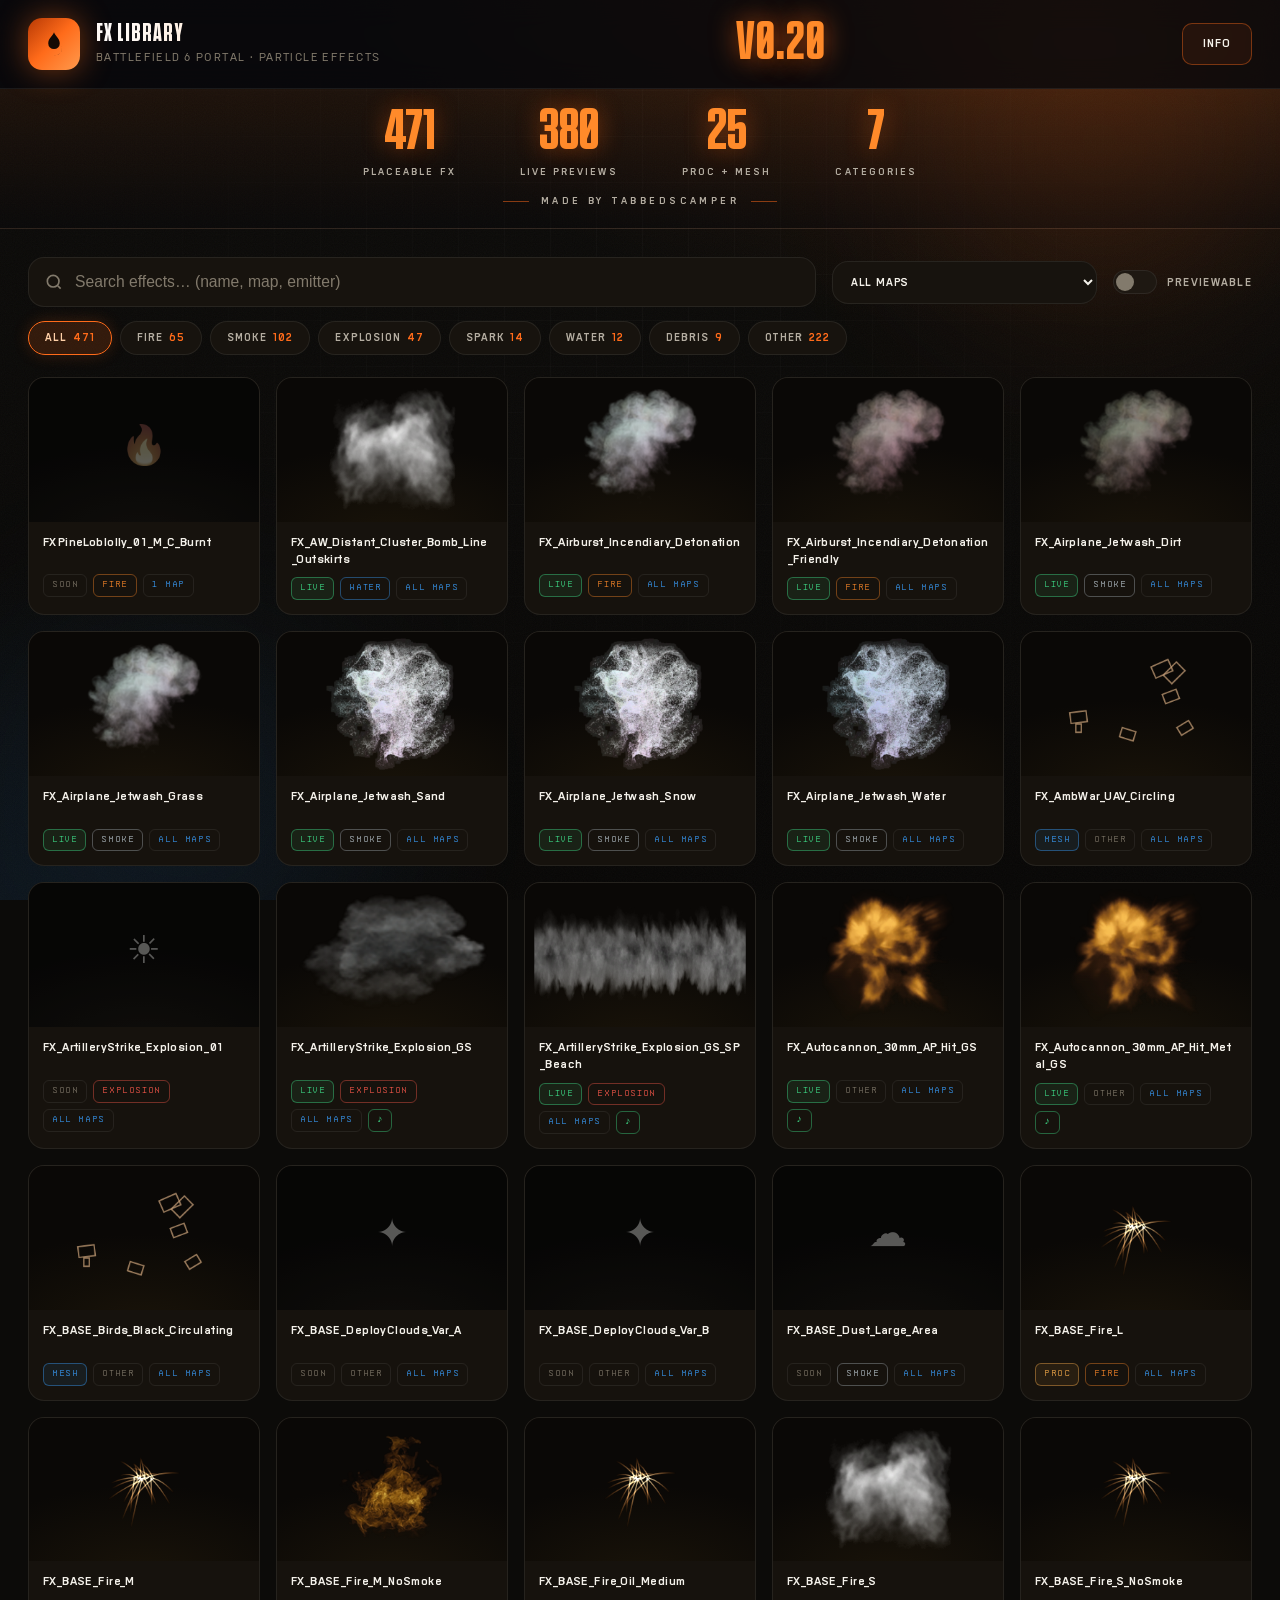
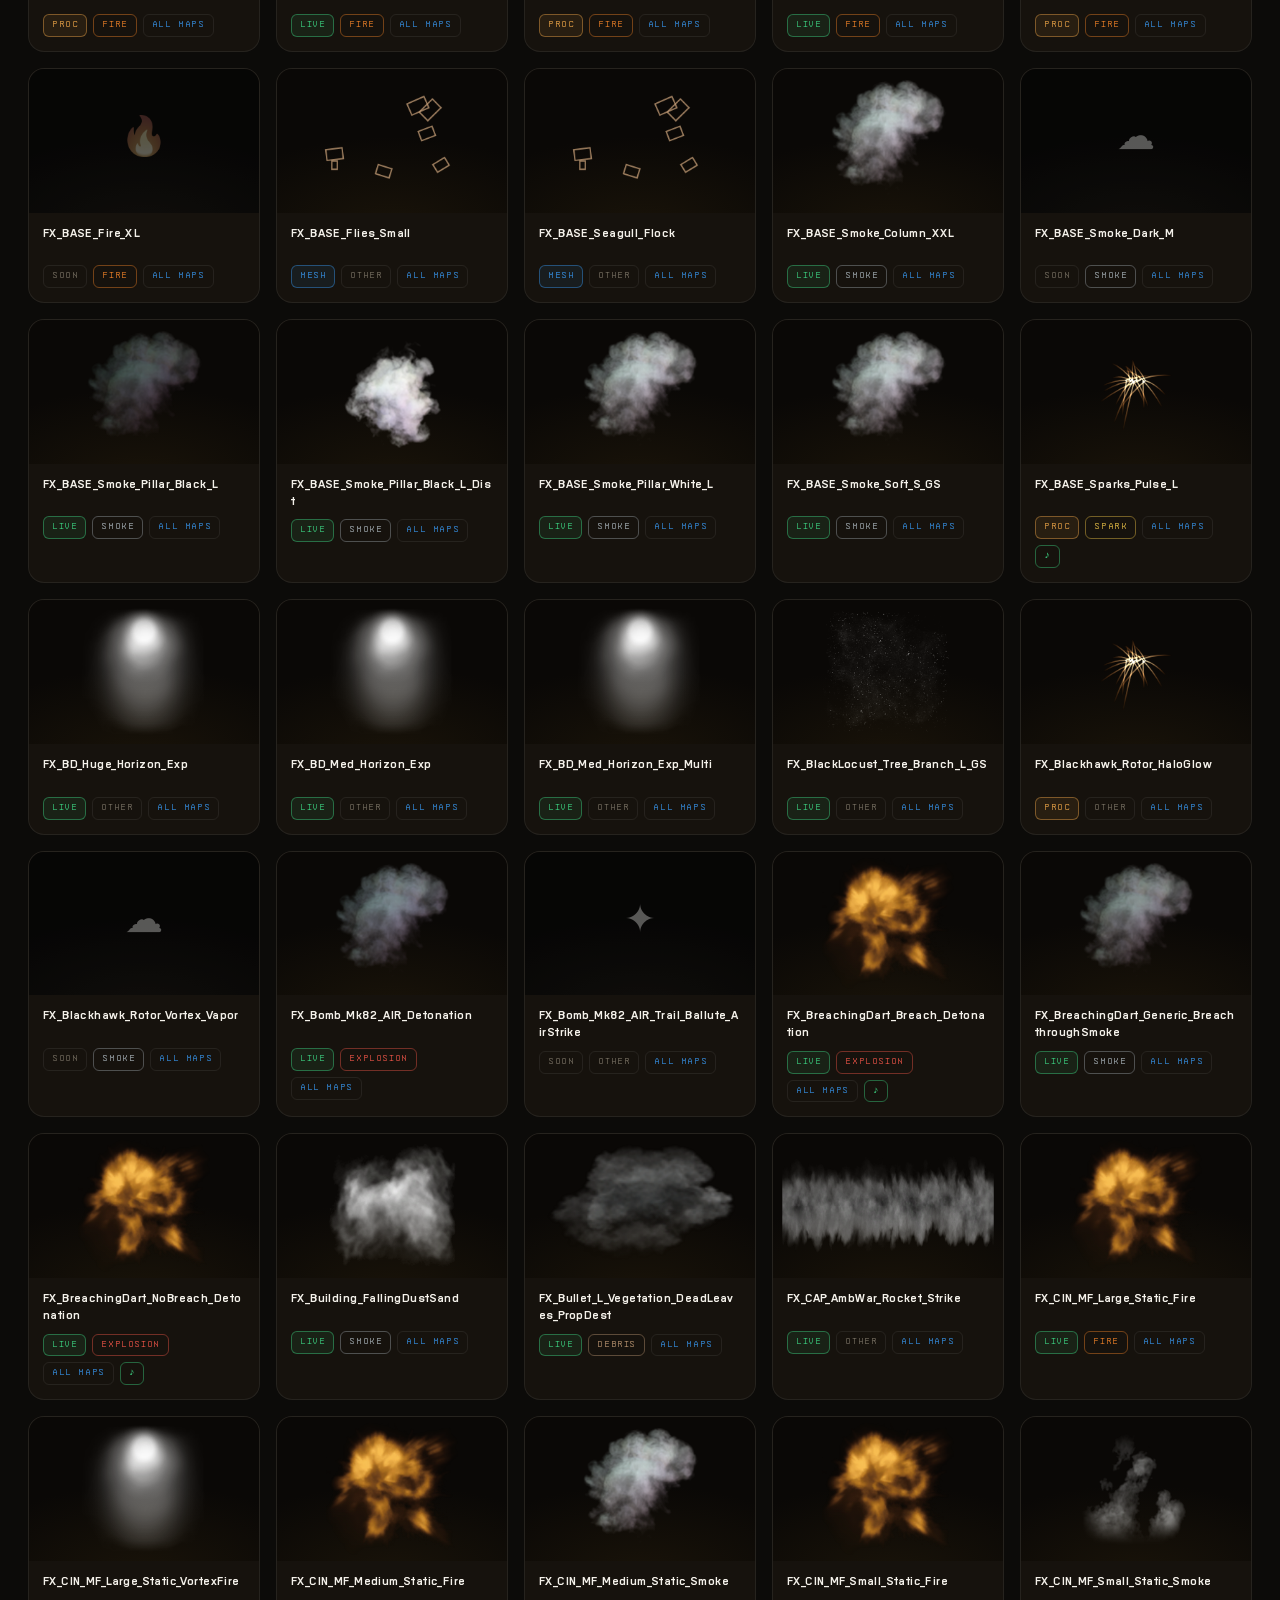
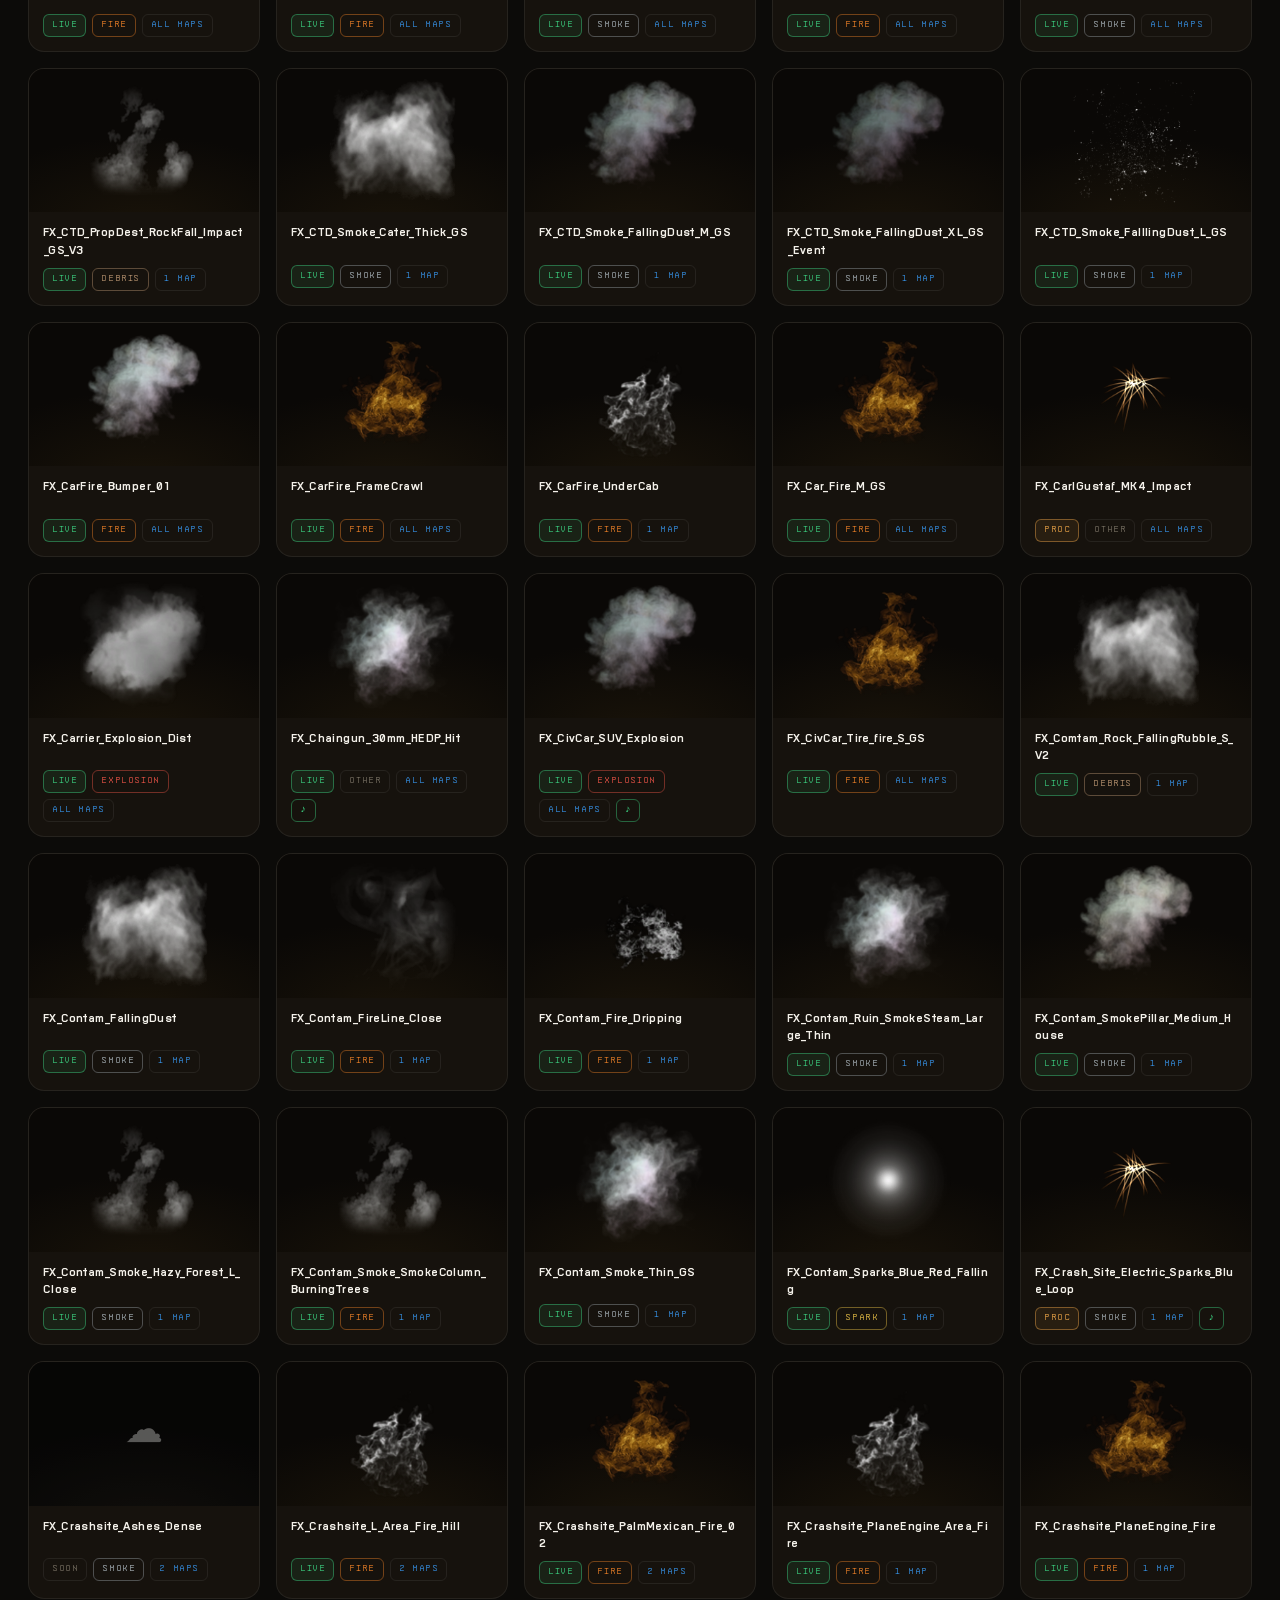
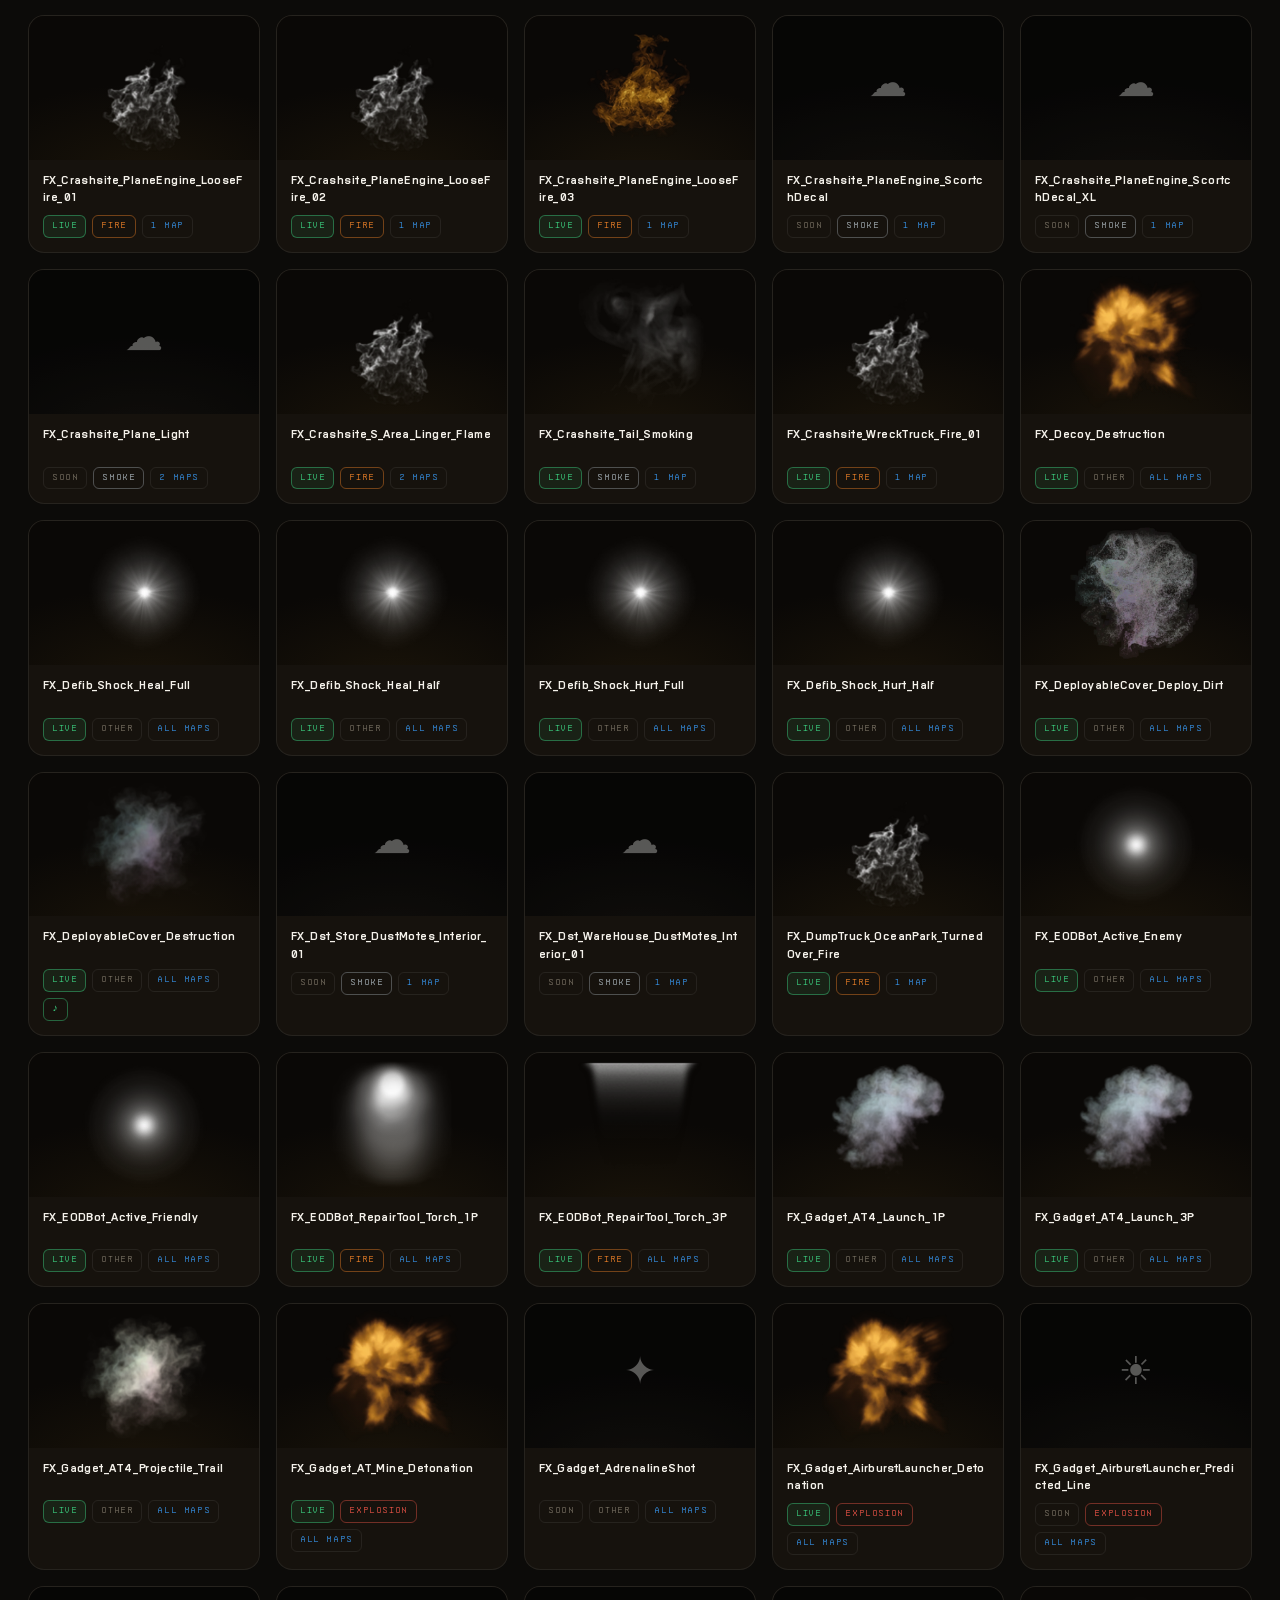
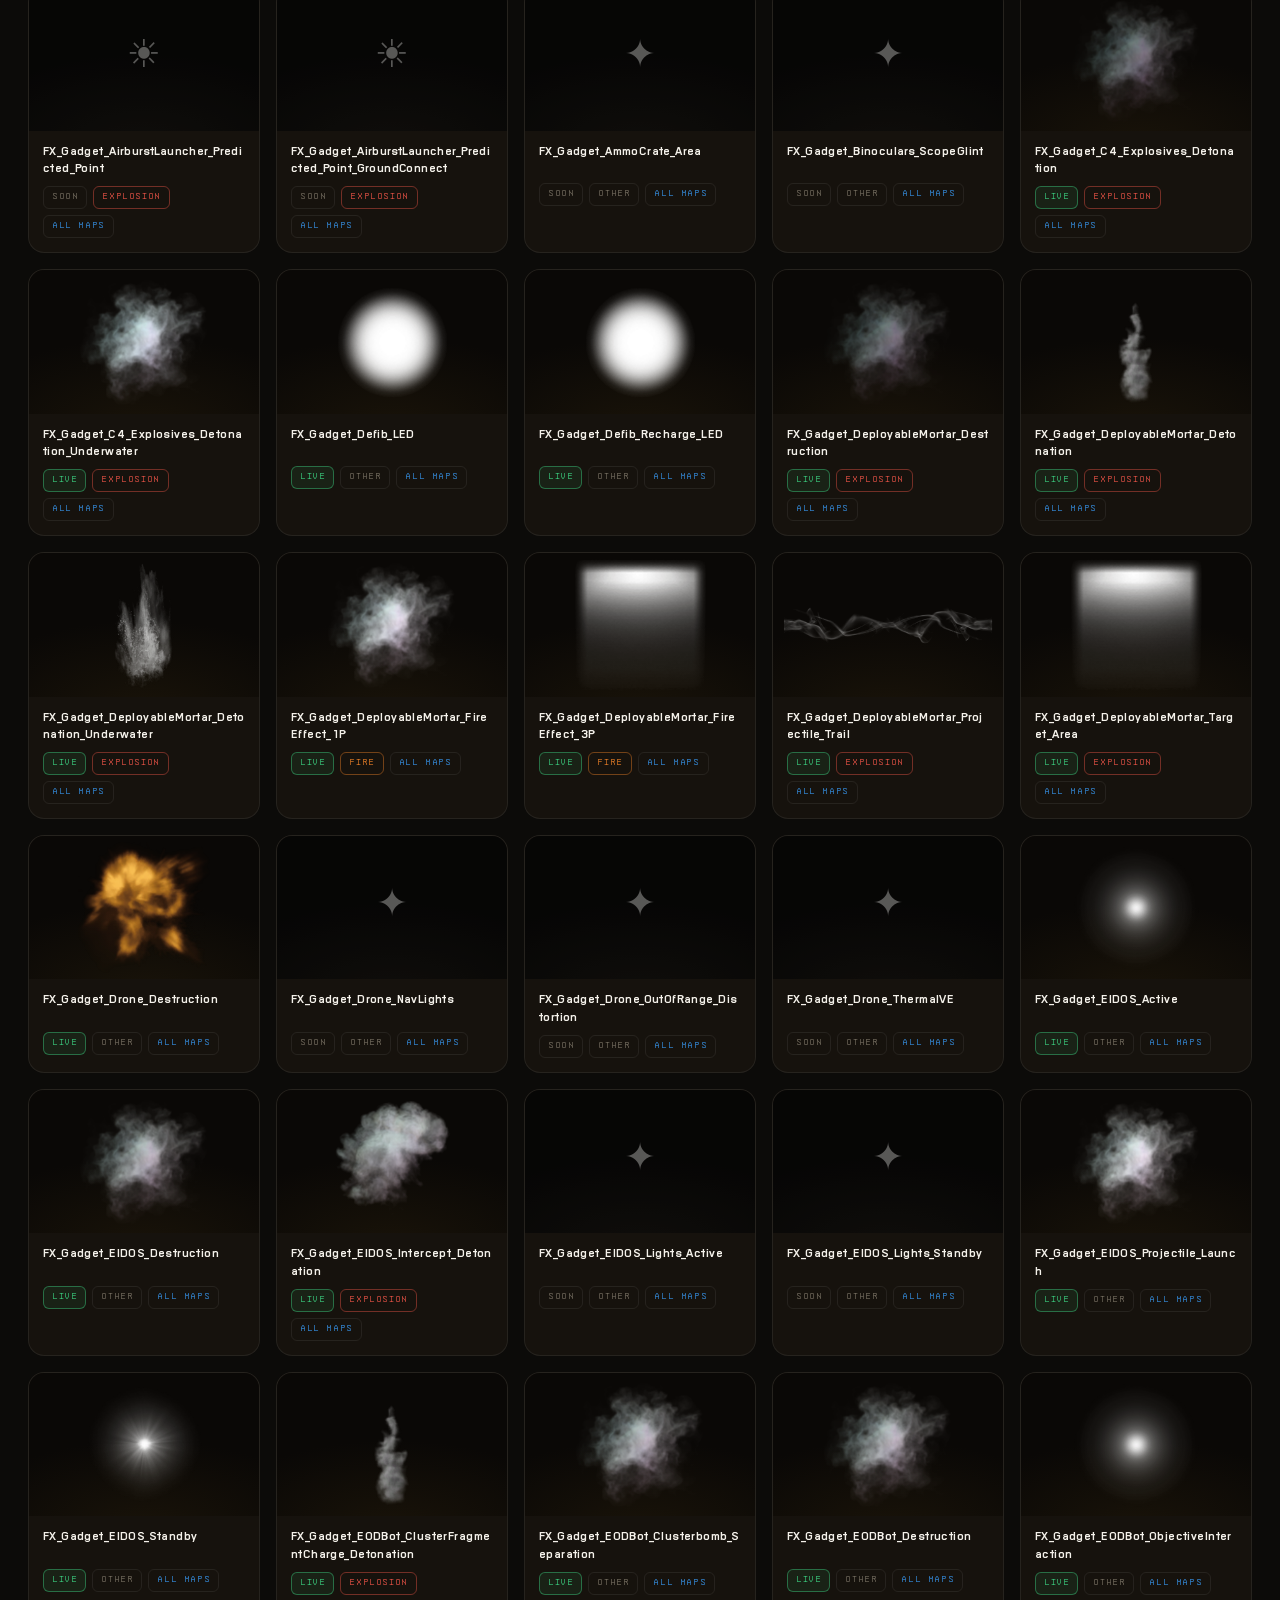
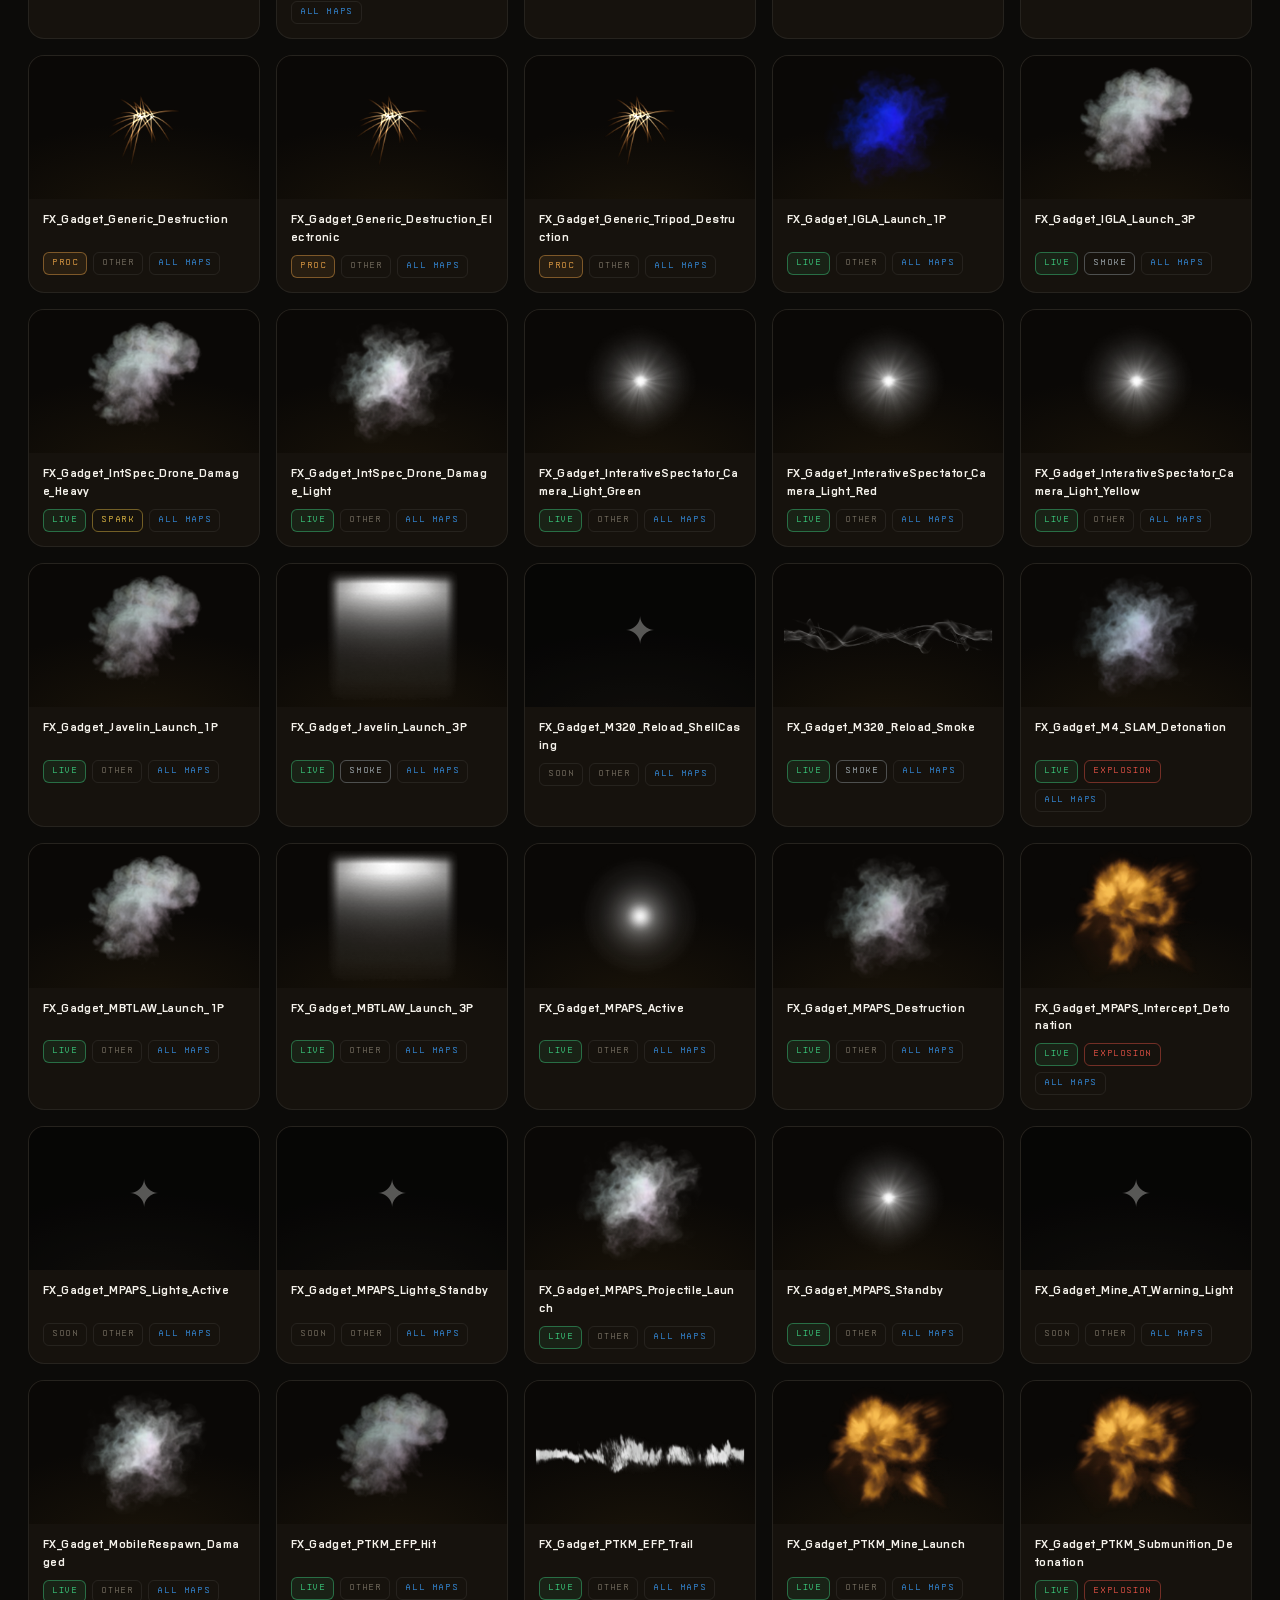
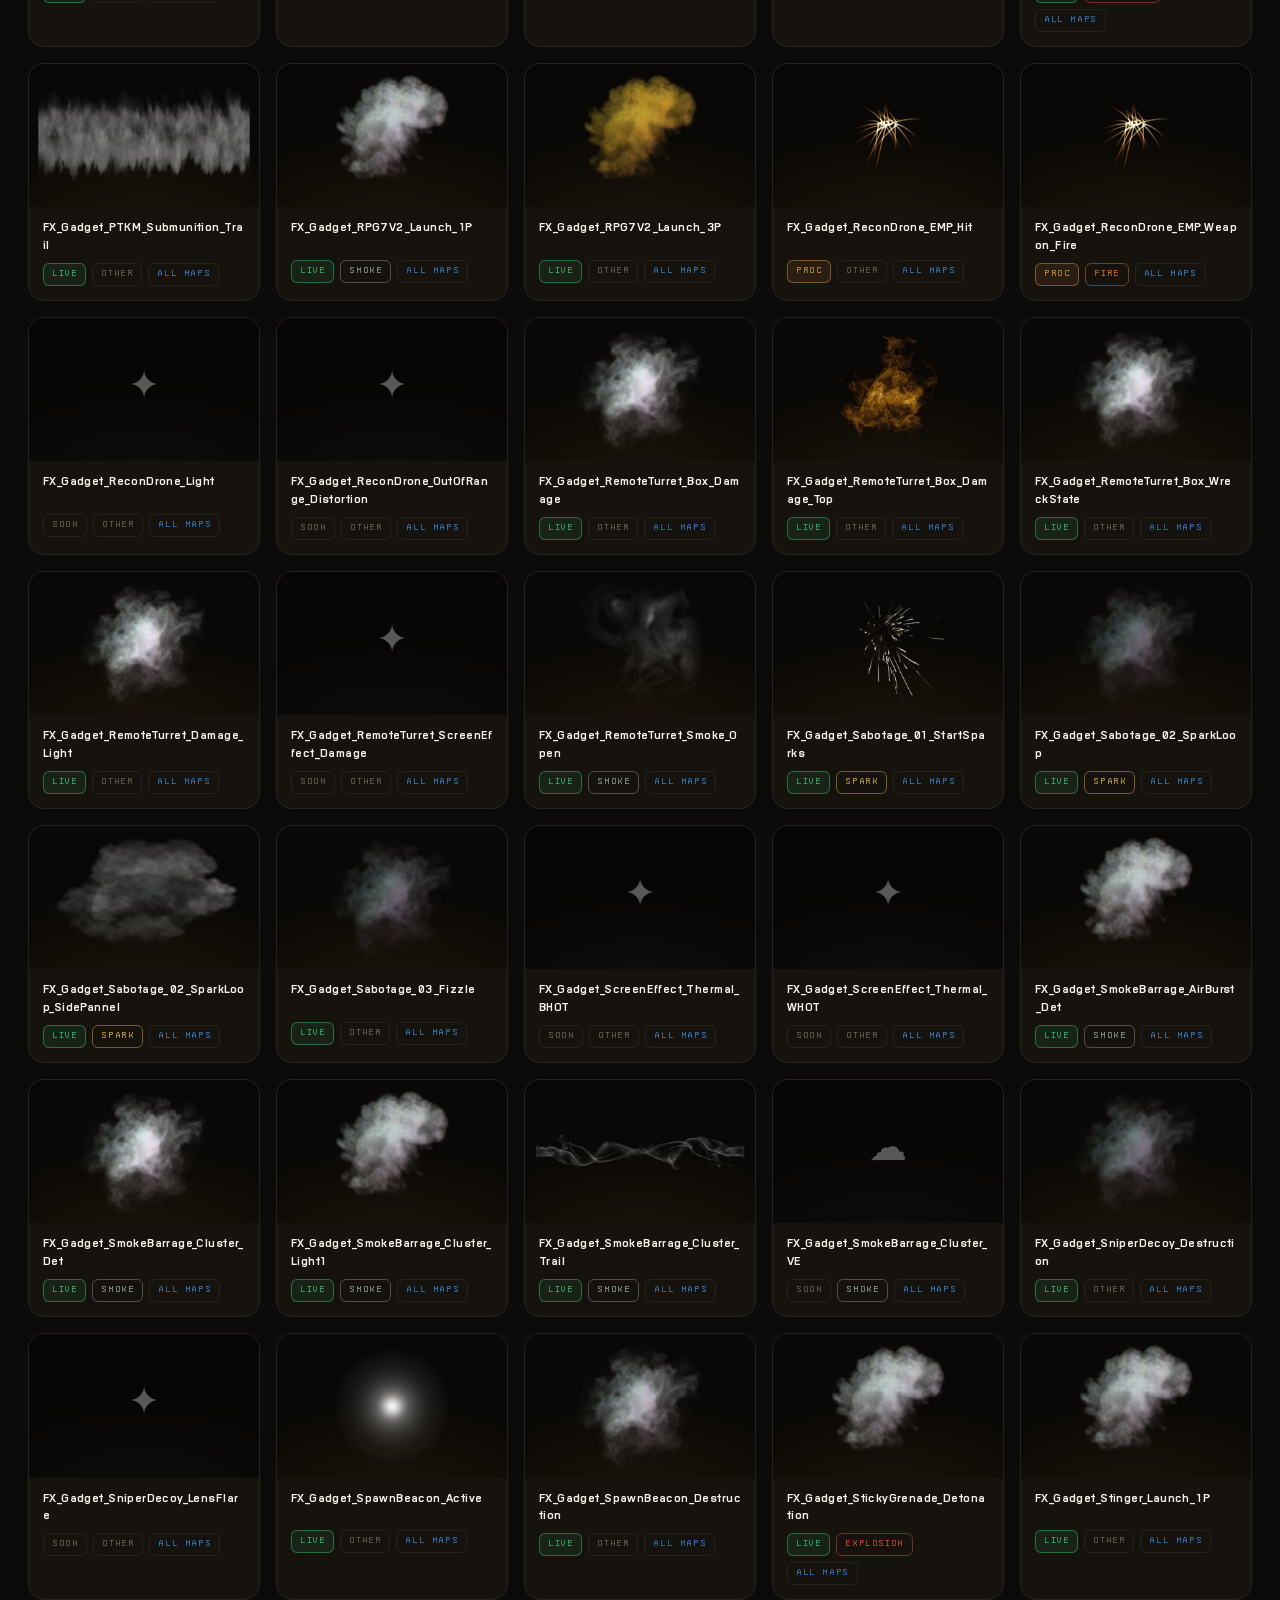
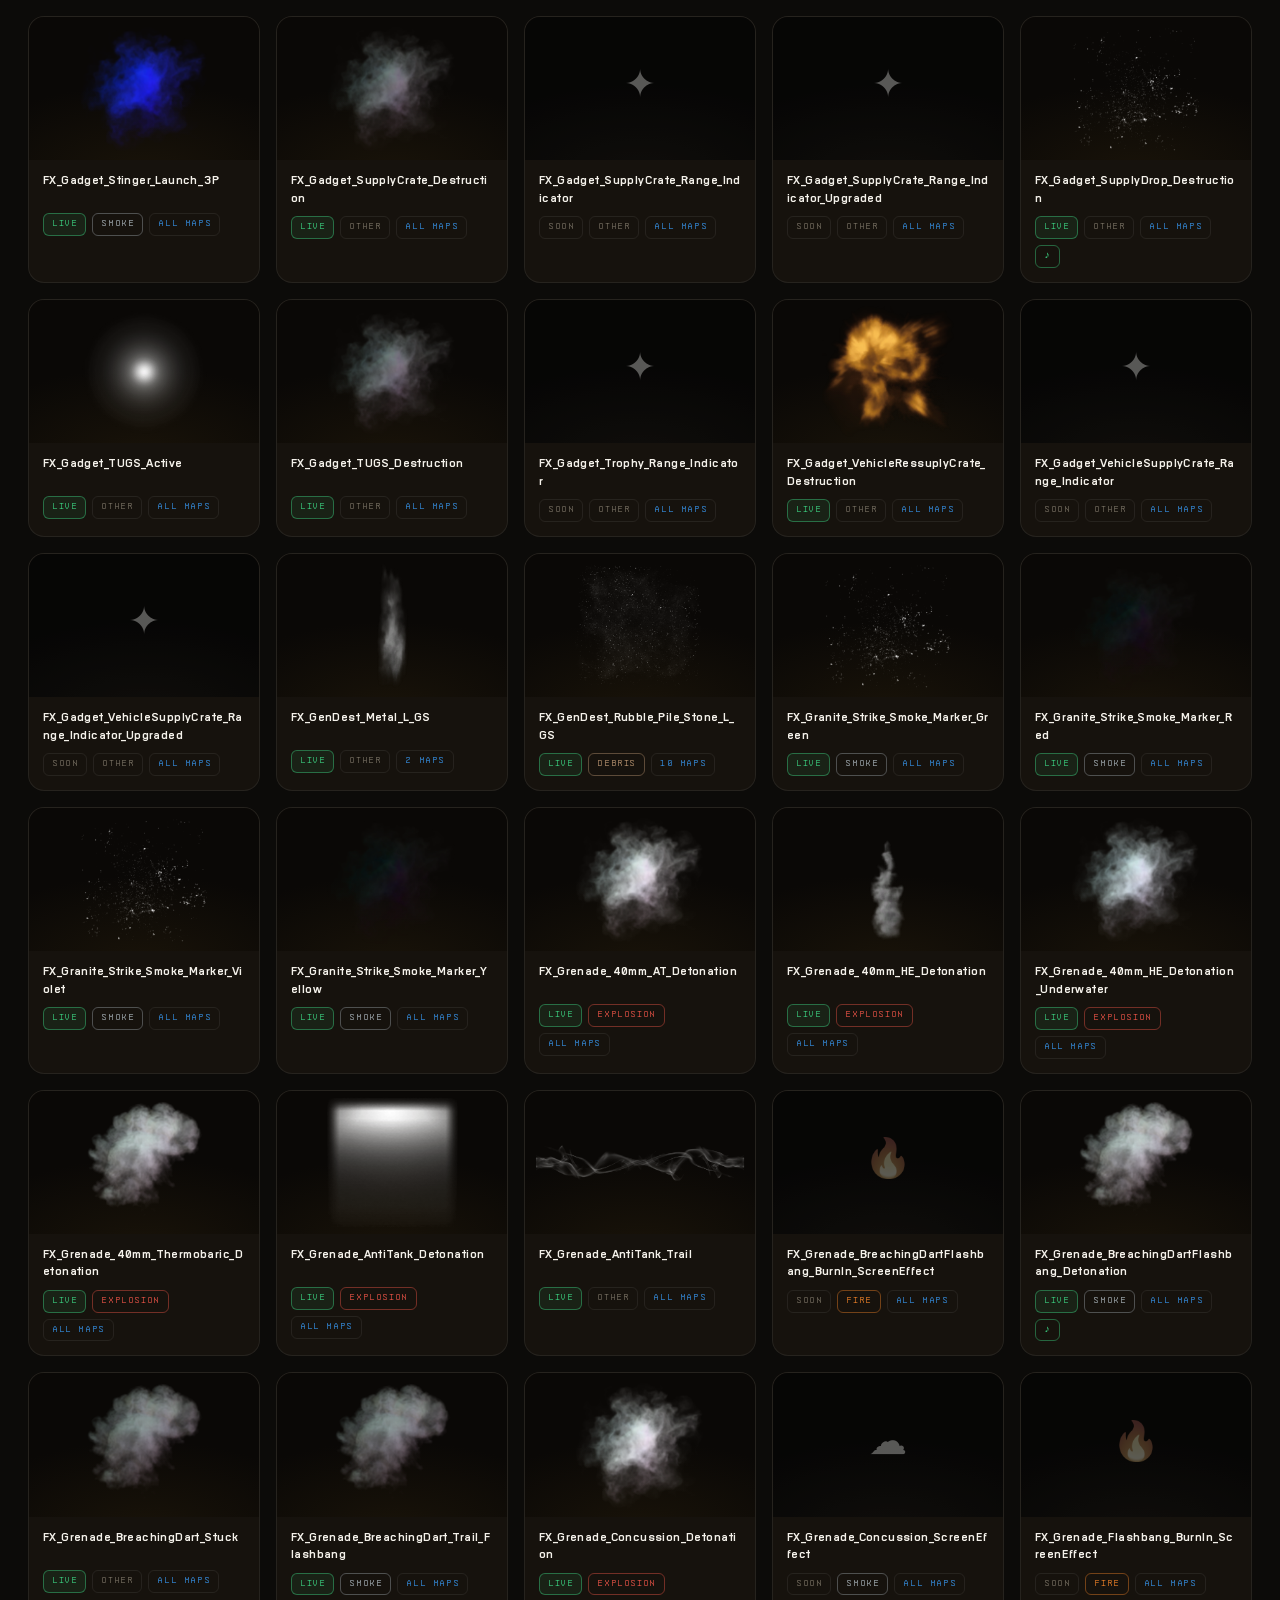
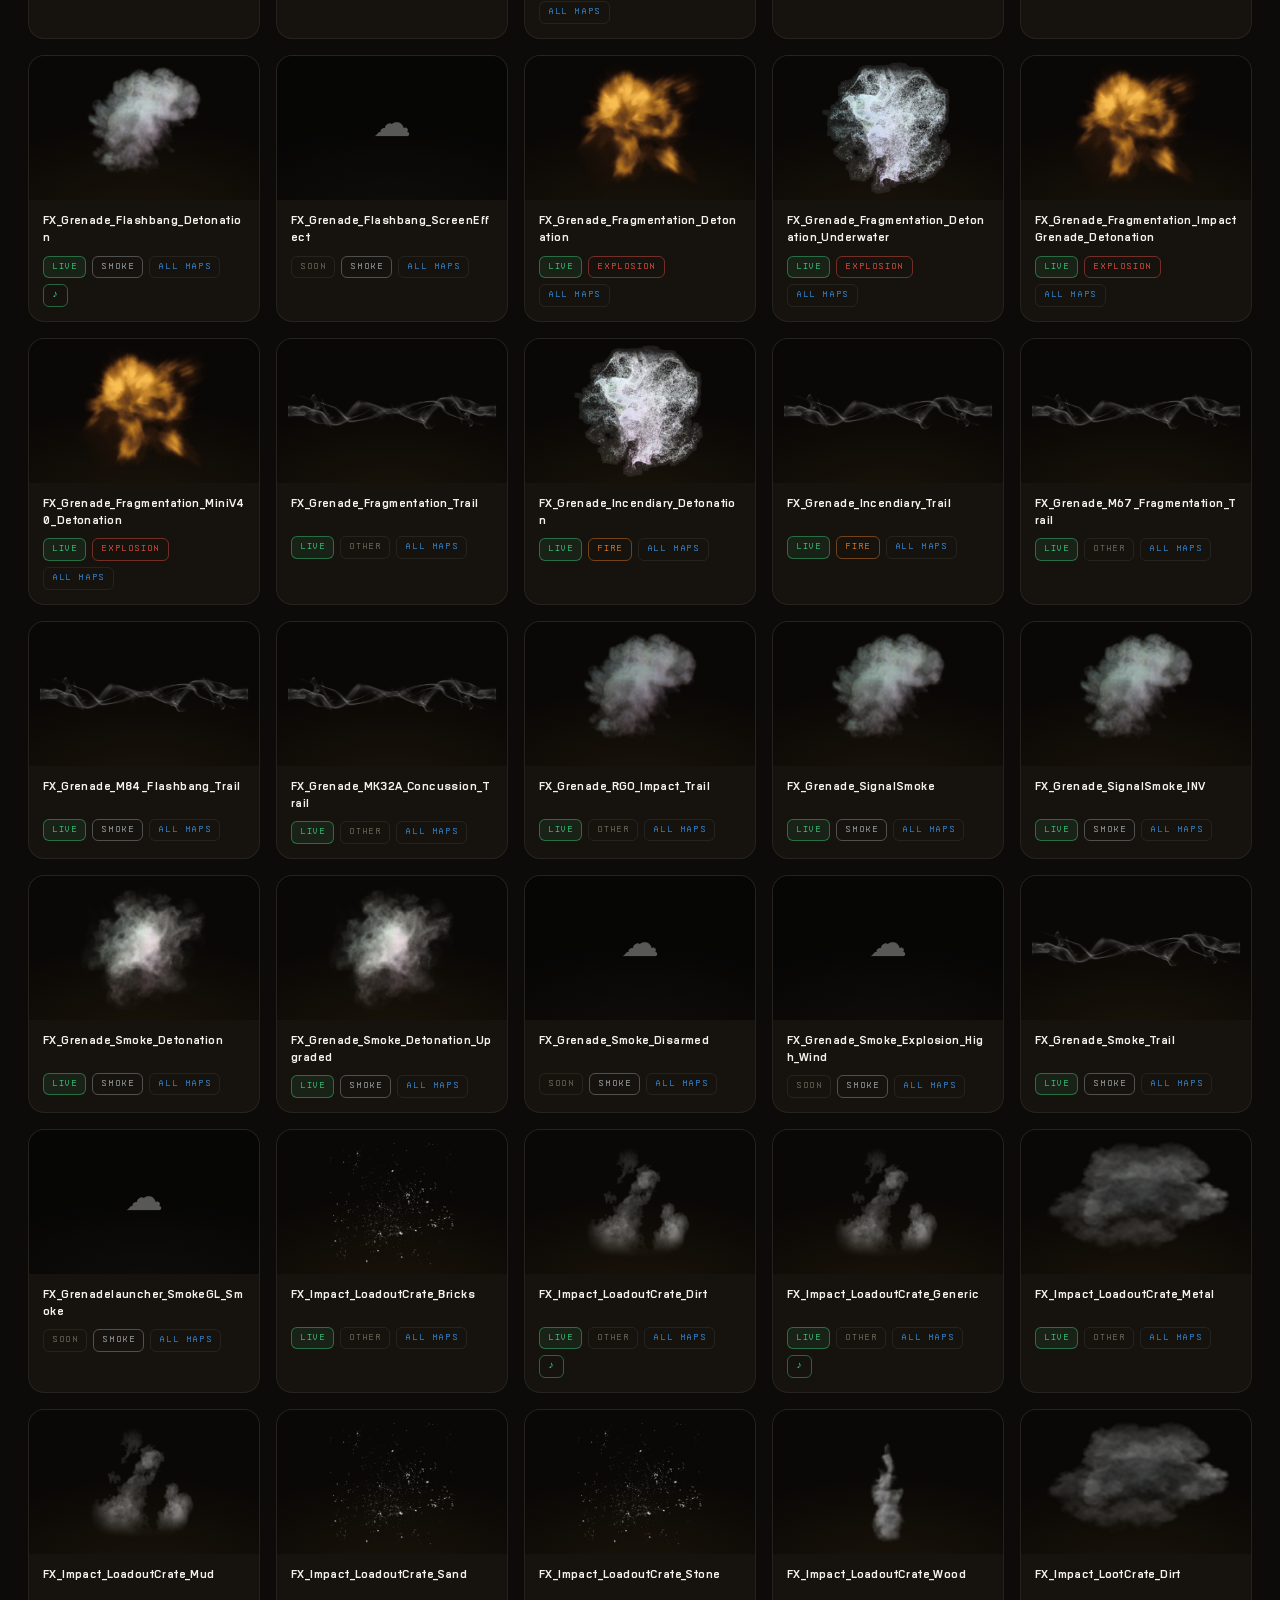
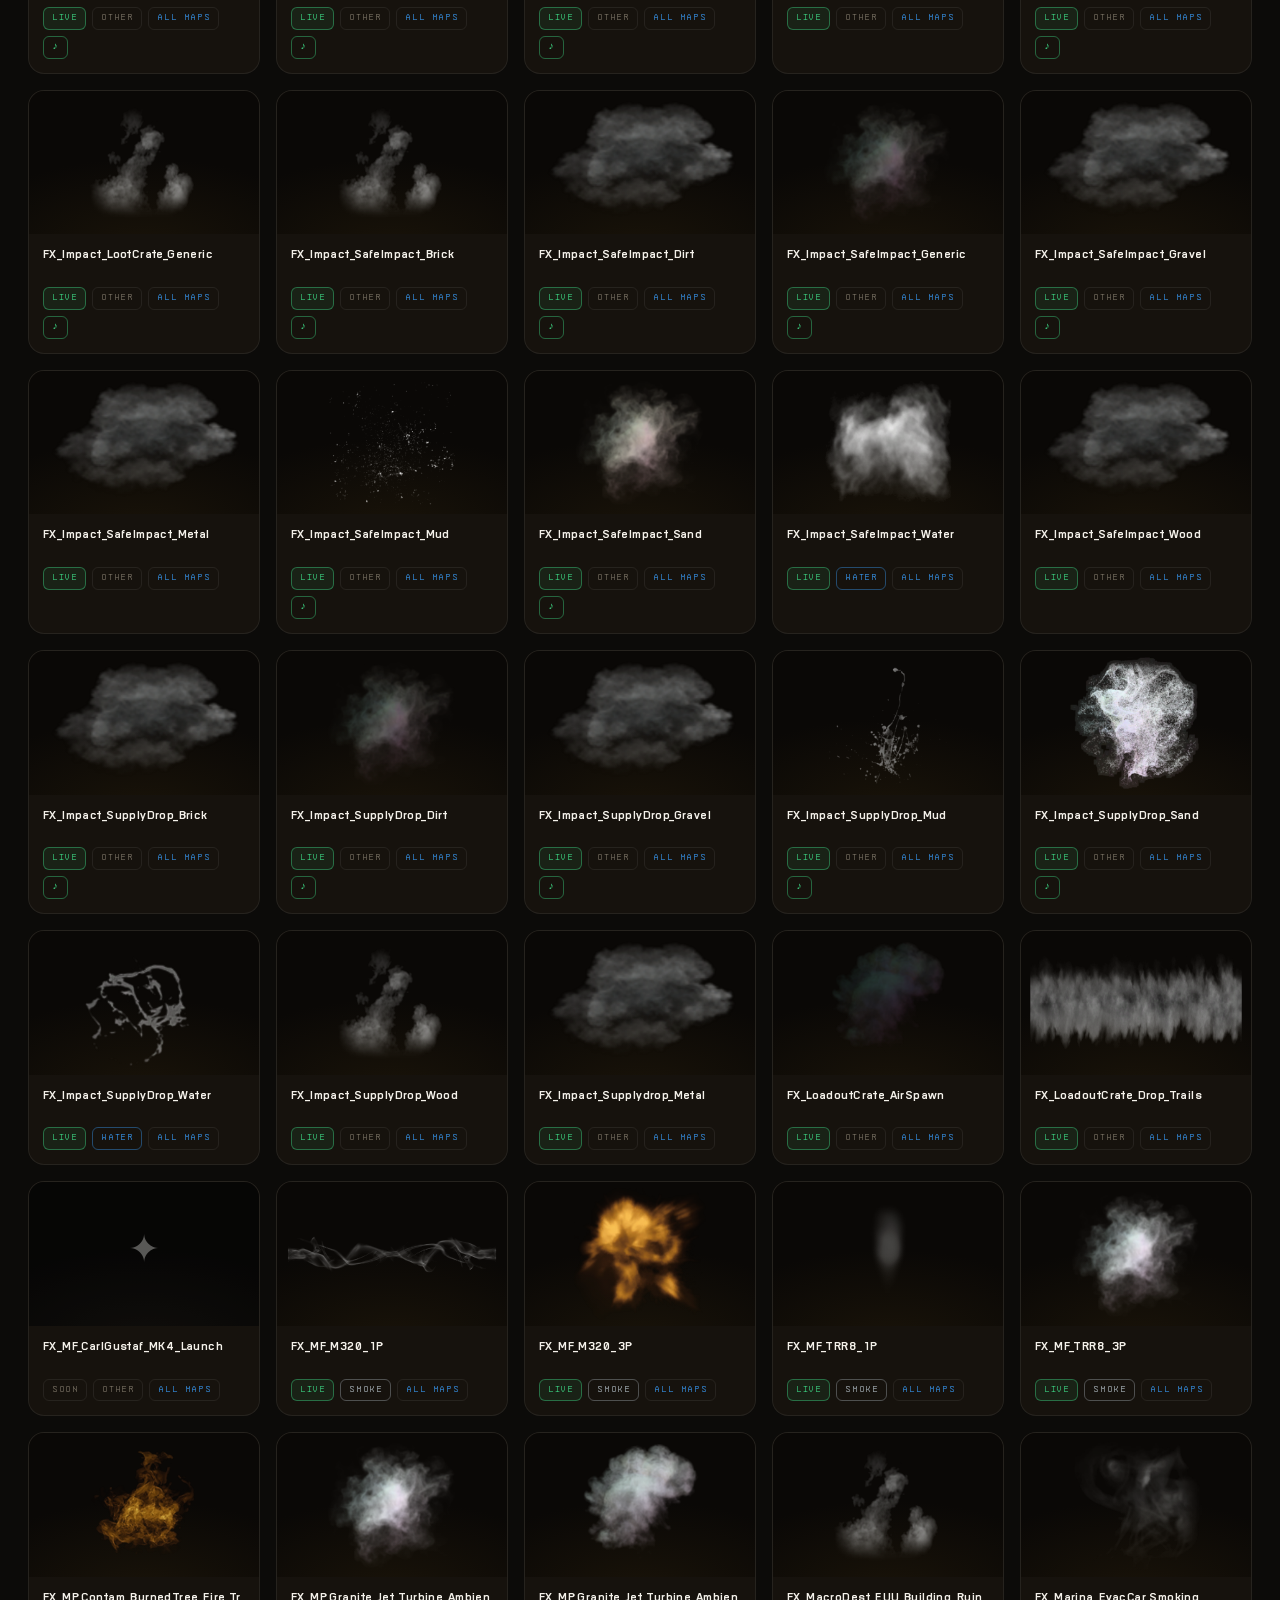
<file: site/index.html>
<!DOCTYPE html>
<html lang="en">
<head>
<meta charset="UTF-8" />
<meta name="viewport" content="width=device-width, initial-scale=1.0" />
<title>BF6 Portal &mdash; FX Library</title>
<meta name="description" content="Battlefield 6 Portal particle effects library &mdash; browse and preview every placeable FX, rebuilt from decoded game data." />
<link rel="icon" href="data:image/svg+xml,%3Csvg xmlns='http://www.w3.org/2000/svg' viewBox='0 0 24 24'%3E%3Crect width='24' height='24' rx='6' fill='%23ff6b1a'/%3E%3Cg fill='%23140a04'%3E%3Ccircle cx='12' cy='15' r='5'/%3E%3Cpath d='M12 3c1 3 4 4 4 8a4 4 0 0 1-8 0c0-4 3-5 4-8z'/%3E%3C/g%3E%3C/svg%3E" />
<link rel="stylesheet" href="style.css?v=2" />
</head>
<body>

<!-- loading screen -->
<div class="loader" id="loader">
  <div class="loader-flame" aria-hidden="true"><span></span><span></span><span></span><span></span><span></span></div>
  <div class="loader-text">LOADING FX LIBRARY</div>
</div>

<!-- animated background -->
<div class="bg-fx" aria-hidden="true">
  <div class="bg-grid"></div>
  <div class="bg-glow bg-glow--1"></div>
  <div class="bg-glow bg-glow--2"></div>
  <div class="bg-noise"></div>
</div>

<!-- header -->
<header class="header" id="header">
  <div class="header-inner">
    <div class="brand">
      <div class="brand-mark"><svg viewBox="0 0 24 24" aria-hidden="true"><path fill="#140a04" d="M12 2.5c1.2 3.4 4.6 4.7 4.6 9a4.6 4.6 0 0 1-9.2 0c0-4.3 3.4-5.6 4.6-9zM12 21.5a6.5 6.5 0 0 0 6.5-6.5c0-.7-.1-1.3-.3-1.9A6.5 6.5 0 0 1 12 21.5z"/></svg></div>
      <div class="brand-text">
        <h1>FX&nbsp;LIBRARY</h1>
        <p>Battlefield&nbsp;6 Portal &middot; particle&nbsp;effects</p>
      </div>
    </div>
    <div class="ver" title="Library version"><span class="v100">V0.20</span></div>
    <nav class="topnav" aria-label="Site">
      <button class="topnav-tab" id="aboutBtn">Info</button>
    </nav>
  </div>
</header>

<!-- stat band -->
<section class="statband">
  <div class="statband-inner">
    <div class="header-stats" id="headerStats"></div>
    <div class="madeby">MADE BY TABBEDSCAMPER</div>
  </div>
</section>

<!-- about modal -->
<div class="about-overlay" id="aboutOverlay" hidden>
  <div class="about" role="dialog" aria-label="About this library">
    <div class="about-head">
      <h2>How these previews are built</h2>
      <button class="about-close" id="aboutClose" aria-label="Close">&times;</button>
    </div>
    <div class="about-body">
      <p>Every card is a <b>Portal-placeable FX</b> from the Battlefield&nbsp;6 Portal
      editor (the spatial FX_ spawn list). The previews are not videos &mdash; they are
      re-simulated live in your browser from parameters decoded out of the game files:
      spawn rates, particle lifetimes and sizes, spawn speeds, drag / wind / gravity
      constants, the authored <b>Color0/Color1 tints</b> (this is what makes the colored
      marker smokes red/green/violet/yellow), opacity-over-life envelopes, and the exact
      flipbook sprite sheets with their authored grid layouts.</p>
      <p><b>LIVE</b> effects use the game's billboard/flipbook pipeline and real sprite
      atlases. <b>PROC</b> effects (sparks) are procedural streak approximations of the
      game's GPU spark sims. <b>MESH</b> effects spawn the actual game mesh (darts,
      rockets, debris chunks) with the decoded emitter parameters. <b>SOON</b> effects
      run on baked compute shaders (screen effects, decals) or live in map bundles not
      mined yet &mdash; those get in-game captures later.</p>
      <p>Effects that reference an in-game sound config show a <b>♪ speaker button</b>
      &mdash; it streams the matching clip from the companion
      <a href="https://tabbedscamper.github.io/BF6_Portal_SoundBoard/" target="_blank" rel="noopener">SFX Library</a>
      (nothing is duplicated here; unmatched configs are listed by name).</p>
      <p><b>Viewer controls:</b> drag = orbit &middot; scroll = zoom &middot; middle mouse = pan
      &middot; hold right mouse = freelook with <b>WASD</b> fly (Q/E down/up, Shift = boost,
      scroll = fly speed) &mdash; the same scheme as the Model Library site.</p>
      <p>The browser player is an approximation: exact particle motion is baked into
      compiled GPU shaders, so remaining unknowns use documented defaults. Colors, sizes,
      rates, lifetimes, envelopes, sprites and grids are authentic game data.</p>
    </div>
  </div>
</div>

<!-- toolbar -->
<main class="container">
  <div class="toolbar">
    <div class="search" id="searchWrap">
      <svg class="search-ico" viewBox="0 0 24 24" fill="none" stroke="currentColor" stroke-width="2"><circle cx="11" cy="11" r="7"/><path d="m20 20-3.5-3.5"/></svg>
      <input type="text" id="search" placeholder="Search effects&hellip; (name, map, emitter)" autocomplete="off" />
      <button class="search-clear" id="searchClear" aria-label="Clear search">&times;</button>
    </div>
    <select id="mapSel" class="mapsel" title="Filter by map availability (per-map view, same as the SFX/FX Folders addon)">
      <option value="all">All maps</option>
    </select>
    <label class="toggle" title="Show only effects with a live preview">
      <input type="checkbox" id="onlyLive" />
      <span class="toggle-track"><span class="toggle-dot"></span></span>
      <span class="toggle-label">Previewable</span>
    </label>
  </div>
  <div class="chips" id="classChips"></div>

  <div class="grid" id="grid"></div>
  <div class="empty" id="empty" hidden>
    <p>No effects match. Try a different search.</p>
  </div>
</main>

<!-- player modal -->
<div class="player-overlay" id="playerOverlay" hidden>
  <div class="player" role="dialog" aria-label="FX preview">
    <div class="player-head">
      <div class="player-title">
        <h2 id="playerName">&mdash;</h2>
        <div class="player-badges" id="playerBadges"></div>
      </div>
      <div class="player-actions">
        <button class="sound-btn" id="soundBtn" hidden title="Play the linked SFX Library clip">
          <svg viewBox="0 0 24 24" fill="none" stroke="currentColor" stroke-width="2" stroke-linecap="round" stroke-linejoin="round"><path d="M11 5 6 9H3v6h3l5 4V5z"/><path d="M15.5 8.5a5 5 0 0 1 0 7"/><path d="M18 6a8.5 8.5 0 0 1 0 12"/></svg>
        </button>
        <button class="player-close" id="playerClose" aria-label="Close">&times;</button>
      </div>
    </div>
    <div class="player-stage-wrap">
      <canvas id="stage"></canvas>
      <div class="player-placeholder" id="playerPlaceholder" hidden>
        <div class="ph-ico">&#9888;</div>
        <div class="ph-title">NO LIVE PREVIEW YET</div>
        <div class="ph-sub" id="phReason"></div>
      </div>
      <div class="player-hint" id="playerHint">drag = orbit &middot; scroll = zoom &middot; MMB = pan &middot; RMB = freelook + WASD fly (scroll = speed)</div>
      <label class="replay-toggle" id="replayWrap" hidden title="This effect is a one-shot burst in game; the player re-fires it on a timer">
        <input type="checkbox" id="replayChk" checked />
        <span>replay burst</span>
      </label>
    </div>
    <div class="player-side">
      <div class="pgroup" id="playerEmitters"></div>
    </div>
  </div>
</div>

<footer class="footer">
  <p>Fan-made reference &mdash; parameters and sprites decoded from Battlefield&nbsp;6 game data.
  Not affiliated with EA or DICE. Battlefield is a trademark of Electronic&nbsp;Arts.</p>
</footer>

<script src="app.js?v=2"></script>
</body>
</html>
</file>
<file: site/style.css>
/* ============================================================
   BF6 Portal FX Library — cinematic dark card grid.
   Companion piece to the SFX Library (same BF6 orange theme).
   ============================================================ */
@font-face{font-family:'BF Headline';src:url('fonts/BF_HEADLINE_NARROW-BOLD.ttf') format('truetype');font-weight:700;font-display:swap}
@font-face{font-family:'BF Sub';src:url('fonts/BF_SUB_HEADLINE_BOLD.ttf') format('truetype');font-weight:700;font-display:swap}
@font-face{font-family:'BF Text';src:url('fonts/BF_TEXT_REGULAR.ttf') format('truetype');font-weight:400;font-display:swap}
@font-face{font-family:'BF Mono';src:url('fonts/BF_MONO_BOOK.ttf') format('truetype');font-weight:400;font-display:swap}
:root{
  --bg:#0c0b09; --bg2:#070605; --panel:#17130e; --panel2:#1e1812;
  --card:#16120d; --card-h:#201913; --line:rgba(255,255,255,.07); --line-h:rgba(255,107,26,.45);
  --txt:#f4f1ea; --txt2:#b4ada1; --muted:#827a6c;
  --orange:#ff6b1a; --orange-glow:rgba(255,107,26,.45);
  --blue:#3aa0ff; --amber:#ffb24d; --green:#3fe08a; --red:#ff5a4d;
  --grad:linear-gradient(135deg,#b83a05 0%,#ff6b1a 48%,#ff9a4d 100%);
  --shadow:0 18px 50px rgba(0,0,0,.6); --shadow-glow:0 0 32px var(--orange-glow);
  --r:16px; --r-sm:10px; --ease:.35s cubic-bezier(.16,1,.3,1);
}
*,*::before,*::after{box-sizing:border-box;margin:0;padding:0}
[hidden]{display:none!important}
html{scroll-behavior:smooth}
body{font-family:'BF Text','Inter',system-ui,sans-serif;background:var(--bg);color:var(--txt);
  line-height:1.5;-webkit-font-smoothing:antialiased;overflow-x:hidden}
h1,h2,h3{font-family:'BF Sub','Oswald',Impact,sans-serif;text-transform:uppercase;letter-spacing:.04em;line-height:1.05}
h1,.v100{font-family:'BF Headline','Oswald',Impact,sans-serif}
::selection{background:var(--orange);color:#001018}
button{font-family:inherit;cursor:pointer}

/* ---------- background fx ---------- */
.bg-fx{position:fixed;inset:0;z-index:-1;overflow:hidden;background:
  radial-gradient(1200px 700px at 80% -10%,rgba(255,107,26,.16),transparent 60%),
  radial-gradient(900px 600px at 0% 100%,rgba(58,160,255,.07),transparent 55%),
  linear-gradient(180deg,var(--bg) 0%,var(--bg2) 100%)}
.bg-grid{position:absolute;inset:-2px;background-image:
  linear-gradient(rgba(255,255,255,.025) 1px,transparent 1px),
  linear-gradient(90deg,rgba(255,255,255,.025) 1px,transparent 1px);
  background-size:46px 46px;mask-image:radial-gradient(circle at 50% 30%,#000,transparent 80%)}
.bg-glow{position:absolute;border-radius:50%;filter:blur(80px);opacity:.5;animation:float 16s ease-in-out infinite}
.bg-glow--1{width:520px;height:520px;background:radial-gradient(circle,rgba(255,107,26,.32),transparent 70%);top:-120px;right:-80px}
.bg-glow--2{width:600px;height:600px;background:radial-gradient(circle,rgba(58,160,255,.16),transparent 70%);bottom:-200px;left:-120px;animation-delay:-8s}
.bg-noise{position:absolute;inset:0;opacity:.035;background-image:url("data:image/svg+xml,%3Csvg xmlns='http://www.w3.org/2000/svg' width='140' height='140'%3E%3Cfilter id='n'%3E%3CfeTurbulence type='fractalNoise' baseFrequency='.9' numOctaves='3'/%3E%3C/filter%3E%3Crect width='100%25' height='100%25' filter='url(%23n)'/%3E%3C/svg%3E")}
@keyframes float{0%,100%{transform:translate(0,0)}50%{transform:translate(-30px,30px)}}

/* ---------- loader ---------- */
.loader{position:fixed;inset:0;z-index:9999;background:var(--bg2);display:flex;flex-direction:column;align-items:center;justify-content:center;gap:22px;transition:opacity .6s ease,visibility .6s}
.loader.hide{opacity:0;visibility:hidden}
.loader-flame{display:flex;gap:7px;align-items:flex-end;height:54px}
.loader-flame span{width:8px;height:16px;background:var(--grad);border-radius:6px 6px 3px 3px;animation:lick 1s ease-in-out infinite;box-shadow:0 0 14px var(--orange-glow)}
.loader-flame span:nth-child(2){animation-delay:.12s}.loader-flame span:nth-child(3){animation-delay:.24s}
.loader-flame span:nth-child(4){animation-delay:.36s}.loader-flame span:nth-child(5){animation-delay:.48s}
@keyframes lick{0%,100%{height:16px;filter:brightness(.8)}50%{height:52px;filter:brightness(1.25)}}
.loader-text{font-family:'BF Sub','Oswald',sans-serif;letter-spacing:.35em;color:var(--txt2);font-size:.8rem}

/* ---------- header ---------- */
.header{position:sticky;top:0;z-index:60;backdrop-filter:blur(14px);background:rgba(8,8,12,.72);border-bottom:1px solid var(--line)}
.header-inner{max-width:1440px;margin:0 auto;padding:clamp(12px,2.4vw,18px) clamp(14px,3vw,28px);display:flex;align-items:center;justify-content:space-between;gap:20px;flex-wrap:wrap}
.brand{display:flex;align-items:center;gap:16px}
.brand-mark{width:52px;height:52px;border-radius:14px;background:var(--grad);display:grid;place-items:center;box-shadow:var(--shadow-glow);position:relative;overflow:hidden}
.brand-mark svg{width:30px;height:30px}
.brand-mark::after{content:"";position:absolute;inset:0;background:linear-gradient(120deg,transparent,rgba(255,255,255,.35),transparent);transform:translateX(-100%);animation:sheen 4s ease-in-out infinite}
@keyframes sheen{0%,60%{transform:translateX(-120%)}80%,100%{transform:translateX(120%)}}
.brand-text h1{font-size:1.6rem;background:linear-gradient(90deg,#fff,#ffd0a8);-webkit-background-clip:text;background-clip:text;-webkit-text-fill-color:transparent}
.brand-text p{font-size:.74rem;color:var(--muted);letter-spacing:.12em;text-transform:uppercase;margin-top:2px}
.v100{font-size:clamp(2.1rem,5vw,3.4rem);font-weight:700;letter-spacing:.02em;line-height:.82;color:#ff8a2a;text-shadow:0 0 26px rgba(255,107,26,.65),0 2px 6px rgba(0,0,0,.55)}
.topnav{display:flex;align-items:center;gap:12px;flex-wrap:wrap}
.topnav-tab{position:relative;overflow:hidden;display:inline-flex;align-items:center;gap:9px;
  font-family:'BF Sub','Oswald',sans-serif;text-transform:uppercase;letter-spacing:.08em;font-size:.84rem;font-weight:700;
  padding:12px 20px;border-radius:10px;transition:var(--ease);color:var(--txt);background:rgba(255,107,26,.08);border:1px solid rgba(255,107,26,.4)}
.topnav-tab:hover{color:#fff;background:rgba(255,107,26,.16);border-color:var(--orange);box-shadow:0 0 20px rgba(255,107,26,.35);transform:translateY(-1px)}

/* ---------- stat band ---------- */
.statband{border-bottom:1px solid var(--line);background:linear-gradient(180deg,rgba(255,107,26,.07),rgba(8,8,12,.3))}
.statband-inner{max-width:1440px;margin:0 auto;padding:18px clamp(14px,3vw,28px);display:flex;flex-direction:column;align-items:center;gap:10px}
.madeby{font-family:'BF Sub','Oswald',sans-serif;text-transform:uppercase;letter-spacing:.3em;font-size:.72rem;color:var(--txt2)}
.madeby::before,.madeby::after{content:"";display:inline-block;width:26px;height:1px;background:rgba(255,107,26,.5);vertical-align:middle;margin:0 12px}
.header-stats{display:flex;gap:clamp(26px,5vw,68px);justify-content:center;flex-wrap:wrap}
.header-stats .stat{text-align:center}
.header-stats .stat b{display:block;font-family:'BF Headline','Oswald',sans-serif;font-size:clamp(2.2rem,4.8vw,3.6rem);color:#ff8a2a;line-height:.9;text-shadow:0 0 24px rgba(255,107,26,.42)}
.header-stats .stat span{font-family:'BF Sub','Oswald',sans-serif;font-size:.72rem;letter-spacing:.18em;color:var(--txt2);text-transform:uppercase}

/* ---------- about modal ---------- */
.about-overlay{position:fixed;inset:0;z-index:200;background:rgba(4,3,2,.78);backdrop-filter:blur(8px);display:flex;align-items:center;justify-content:center;padding:20px}
.about{max-width:640px;width:100%;background:var(--panel);border:1px solid var(--line-h);border-radius:var(--r);box-shadow:var(--shadow);overflow:hidden}
.about-head{display:flex;align-items:center;justify-content:space-between;padding:18px 22px;border-bottom:1px solid var(--line)}
.about-head h2{font-size:1.05rem;color:#ffd0a8}
.about-close{background:none;border:none;color:var(--muted);font-size:1.7rem;line-height:1;padding:4px 8px;border-radius:8px}
.about-close:hover{color:#fff;background:rgba(255,255,255,.06)}
.about-body{padding:20px 22px;display:grid;gap:12px;font-size:.92rem;color:var(--txt2)}
.about-body b{color:var(--txt)}

/* ---------- toolbar ---------- */
.container{max-width:1440px;margin:0 auto;padding:clamp(14px,3vw,28px)}
.toolbar{display:flex;gap:16px;align-items:center;flex-wrap:wrap;margin-bottom:14px}
.search{position:relative;flex:1;min-width:260px}
.search-ico{position:absolute;left:16px;top:50%;transform:translateY(-50%);width:20px;height:20px;color:var(--muted)}
.search input{width:100%;padding:15px 44px 15px 46px;background:var(--panel);border:1px solid var(--line);border-radius:var(--r);color:var(--txt);font-size:.98rem;transition:border-color var(--ease),box-shadow var(--ease)}
.search input::placeholder{color:var(--muted)}
.search input:focus{outline:none;border-color:var(--line-h);background:var(--panel2);box-shadow:0 0 0 4px rgba(255,107,26,.08),0 0 24px rgba(255,107,26,.12)}
.search-clear{position:absolute;right:10px;top:50%;transform:translateY(-50%);width:28px;height:28px;border:none;background:transparent;color:var(--muted);font-size:1.5rem;line-height:1;border-radius:8px;opacity:0;transition:.2s}
.search.has-text .search-clear{opacity:1}
.search-clear:hover{color:#fff;background:rgba(255,255,255,.07)}
.mapsel{padding:13px 14px;background:var(--panel);border:1px solid var(--line);border-radius:var(--r);color:var(--txt);
  font-family:'BF Sub','Oswald',sans-serif;font-size:.8rem;letter-spacing:.06em;text-transform:uppercase;cursor:pointer;min-width:170px}
.mapsel:focus{outline:none;border-color:var(--line-h)}
.mapsel option{background:var(--panel);color:var(--txt);text-transform:none}
.toggle{display:inline-flex;align-items:center;gap:10px;cursor:pointer;user-select:none}
.toggle input{display:none}
.toggle-track{width:44px;height:24px;border-radius:20px;background:var(--panel2);border:1px solid var(--line);position:relative;transition:var(--ease)}
.toggle-dot{position:absolute;top:2px;left:2px;width:18px;height:18px;border-radius:50%;background:var(--muted);transition:var(--ease)}
.toggle input:checked + .toggle-track{background:rgba(255,107,26,.25);border-color:var(--line-h)}
.toggle input:checked + .toggle-track .toggle-dot{left:22px;background:var(--orange);box-shadow:0 0 10px var(--orange-glow)}
.toggle-label{font-family:'BF Sub','Oswald',sans-serif;font-size:.8rem;letter-spacing:.1em;text-transform:uppercase;color:var(--txt2)}

/* ---------- chips ---------- */
.chips{display:flex;gap:8px;flex-wrap:wrap;margin-bottom:22px}
.chip{padding:9px 16px;border-radius:999px;border:1px solid var(--line);background:var(--panel);color:var(--txt2);
  font-family:'BF Sub','Oswald',sans-serif;font-size:.78rem;letter-spacing:.08em;text-transform:uppercase;transition:var(--ease)}
.chip:hover{border-color:var(--line-h);color:var(--txt)}
.chip.on{background:rgba(255,107,26,.16);border-color:var(--orange);color:#ffd0a8;box-shadow:0 0 16px rgba(255,107,26,.18)}
.chip b{color:var(--orange);font-weight:700;margin-left:6px}

/* ---------- grid / cards ---------- */
.grid{display:grid;grid-template-columns:repeat(auto-fill,minmax(230px,1fr));gap:16px}
.card{position:relative;background:var(--card);border:1px solid var(--line);border-radius:var(--r);overflow:hidden;
  cursor:pointer;transition:transform var(--ease),border-color var(--ease),box-shadow var(--ease)}
.card:hover{transform:translateY(-3px);border-color:var(--line-h);box-shadow:0 10px 34px rgba(0,0,0,.5),0 0 22px rgba(255,107,26,.10)}
.card-thumb{position:relative;aspect-ratio:16/10;background:radial-gradient(120% 90% at 50% 110%,#191309 0%,#0a0806 70%);display:grid;place-items:center;overflow:hidden}
.card-thumb canvas,.card-thumb img{width:100%;height:100%;object-fit:contain;image-rendering:auto}
.card-thumb .thumb-ico{font-size:2.4rem;opacity:.5}
.card.dim .card-thumb{filter:saturate(.4) brightness(.7)}
.card-play{position:absolute;inset:0;display:grid;place-items:center;background:rgba(6,4,2,.0);transition:var(--ease);opacity:0}
.card:hover .card-play{opacity:1;background:rgba(6,4,2,.35)}
.card-play span{width:52px;height:52px;border-radius:50%;background:var(--grad);display:grid;place-items:center;box-shadow:0 6px 24px rgba(255,107,26,.5);color:#140a04;font-size:1.2rem}
.card-body{padding:12px 14px 14px}
.card-name{font-family:'BF Sub','Oswald',sans-serif;font-size:.86rem;letter-spacing:.03em;line-height:1.25;color:var(--txt);
  overflow:hidden;display:-webkit-box;-webkit-line-clamp:2;-webkit-box-orient:vertical;min-height:2.3em;text-transform:none;word-break:break-word}
.card-meta{display:flex;gap:6px;flex-wrap:wrap;margin-top:9px}
.badge{font-family:'BF Mono',monospace;font-size:.62rem;letter-spacing:.06em;text-transform:uppercase;padding:3px 8px;border-radius:6px;border:1px solid var(--line);color:var(--txt2)}
.badge.tier1{color:#3fe08a;border-color:rgba(63,224,138,.4);background:rgba(63,224,138,.08)}
.badge.tier2{color:#ffb24d;border-color:rgba(255,178,77,.4);background:rgba(255,178,77,.08)}
.badge.tier3{color:#827a6c;border-color:var(--line)}
.badge.tier4{color:#3aa0ff;border-color:rgba(58,160,255,.4);background:rgba(58,160,255,.08)}
.badge.cls-fire{color:#ff8a2a;border-color:rgba(255,138,42,.4)}
.badge.cls-smoke{color:#b8c4cc;border-color:rgba(184,196,204,.35)}
.badge.cls-explosion{color:#ff5a4d;border-color:rgba(255,90,77,.4)}
.badge.cls-spark{color:#ffd34d;border-color:rgba(255,211,77,.4)}
.badge.cls-water{color:#3aa0ff;border-color:rgba(58,160,255,.4)}
.badge.cls-debris{color:#c9a17a;border-color:rgba(201,161,122,.4)}
.badge.cls-other{color:var(--muted)}
.badge.maps{color:var(--blue)}
.badge.snd{color:#3fe08a;border-color:rgba(63,224,138,.4)}
.empty{padding:80px 0;text-align:center;color:var(--muted)}

/* ---------- player modal ---------- */
.player-overlay{position:fixed;inset:0;z-index:150;background:rgba(4,3,2,.82);backdrop-filter:blur(10px);display:flex;align-items:center;justify-content:center;padding:clamp(8px,2vw,28px)}
.player{width:min(1240px,100%);max-height:94vh;background:var(--panel);border:1px solid var(--line-h);border-radius:var(--r);
  box-shadow:var(--shadow),0 0 60px rgba(255,107,26,.12);display:grid;overflow:hidden;
  grid-template-columns:1fr 320px;grid-template-rows:auto 1fr;grid-template-areas:"head head" "stage side"}
.player-head{grid-area:head;display:flex;align-items:center;justify-content:space-between;gap:14px;padding:14px 20px;border-bottom:1px solid var(--line)}
.player-title{display:flex;align-items:center;gap:14px;flex-wrap:wrap;min-width:0}
.player-title h2{font-size:1.05rem;color:#ffd0a8;text-transform:none;word-break:break-word}
.player-badges{display:flex;gap:6px;flex-wrap:wrap}
.player-actions{display:flex;align-items:center;gap:8px}
.player-close{background:none;border:none;color:var(--muted);font-size:1.9rem;line-height:1;padding:2px 10px;border-radius:8px}
.player-close:hover{color:#fff;background:rgba(255,255,255,.06)}
.sound-btn{display:grid;place-items:center;width:38px;height:38px;border-radius:10px;background:rgba(63,224,138,.08);
  border:1px solid rgba(63,224,138,.35);color:#3fe08a;transition:var(--ease)}
.sound-btn svg{width:19px;height:19px}
.sound-btn:hover{background:rgba(63,224,138,.16)}
.sound-btn.on{background:rgba(63,224,138,.28);box-shadow:0 0 16px rgba(63,224,138,.35);color:#c9ffe2}
.player-stage-wrap{grid-area:stage;position:relative;min-height:420px;background:
  radial-gradient(90% 80% at 50% 105%,#14100a 0%,#080606 62%,#050404 100%)}
#stage{position:absolute;inset:0;width:100%;height:100%;display:block;touch-action:none;cursor:grab}
#stage:active{cursor:grabbing}
.player-hint{position:absolute;left:14px;bottom:10px;font-family:'BF Mono',monospace;font-size:.66rem;letter-spacing:.1em;color:rgba(244,241,234,.35);text-transform:uppercase;pointer-events:none}
.replay-toggle{position:absolute;right:14px;bottom:10px;display:inline-flex;align-items:center;gap:7px;cursor:pointer;user-select:none;
  font-family:'BF Mono',monospace;font-size:.66rem;letter-spacing:.1em;text-transform:uppercase;color:rgba(244,241,234,.55);
  background:rgba(0,0,0,.35);border:1px solid var(--line);border-radius:8px;padding:5px 10px}
.replay-toggle input{accent-color:var(--orange)}
#stage.flying{cursor:crosshair}
.player-placeholder{position:absolute;inset:0;display:flex;flex-direction:column;align-items:center;justify-content:center;gap:10px;text-align:center;padding:20px}
.ph-ico{font-size:2.6rem;color:var(--amber);opacity:.8}
.ph-title{font-family:'BF Sub','Oswald',sans-serif;letter-spacing:.22em;color:var(--txt2)}
.ph-sub{font-size:.85rem;color:var(--muted);max-width:420px}
.player-side{grid-area:side;border-left:1px solid var(--line);overflow-y:auto;overflow-x:hidden;padding:16px;background:rgba(0,0,0,.18);min-width:0}
.pgroup{display:grid;gap:12px}
.pcard{background:var(--card);border:1px solid var(--line);border-radius:var(--r-sm);padding:12px 14px}
.pcard h3{font-size:.78rem;color:#ffd0a8;letter-spacing:.08em;margin-bottom:8px;text-transform:none}
.pcard h3 .fam{color:var(--muted);font-family:'BF Mono',monospace;font-size:.62rem;margin-left:6px;text-transform:uppercase}
.prow{display:flex;justify-content:space-between;gap:10px;font-size:.78rem;padding:2px 0}
.prow .k{color:var(--muted);font-family:'BF Mono',monospace;font-size:.7rem;text-transform:uppercase;letter-spacing:.06em}
.prow .v{color:var(--txt2);font-family:'BF Mono',monospace;font-size:.74rem;text-align:right;word-break:break-all;min-width:0}
.prow .v.hl{color:var(--orange)}
.swatch{display:inline-block;width:11px;height:11px;border-radius:3px;vertical-align:-1px;margin-right:6px;border:1px solid rgba(255,255,255,.2)}
.pnote{font-size:.7rem;color:var(--muted);line-height:1.45;padding-top:4px;border-top:1px dashed var(--line);margin-top:8px}

/* ---------- footer ---------- */
.footer{max-width:1440px;margin:0 auto;padding:34px clamp(14px,3vw,28px) 46px;color:var(--muted);font-size:.76rem;text-align:center}

@media (max-width:900px){
  .player{grid-template-columns:1fr;grid-template-rows:auto minmax(320px,1fr) auto;grid-template-areas:"head" "stage" "side"}
  .player-side{border-left:none;border-top:1px solid var(--line);max-height:34vh}
}
</file>
